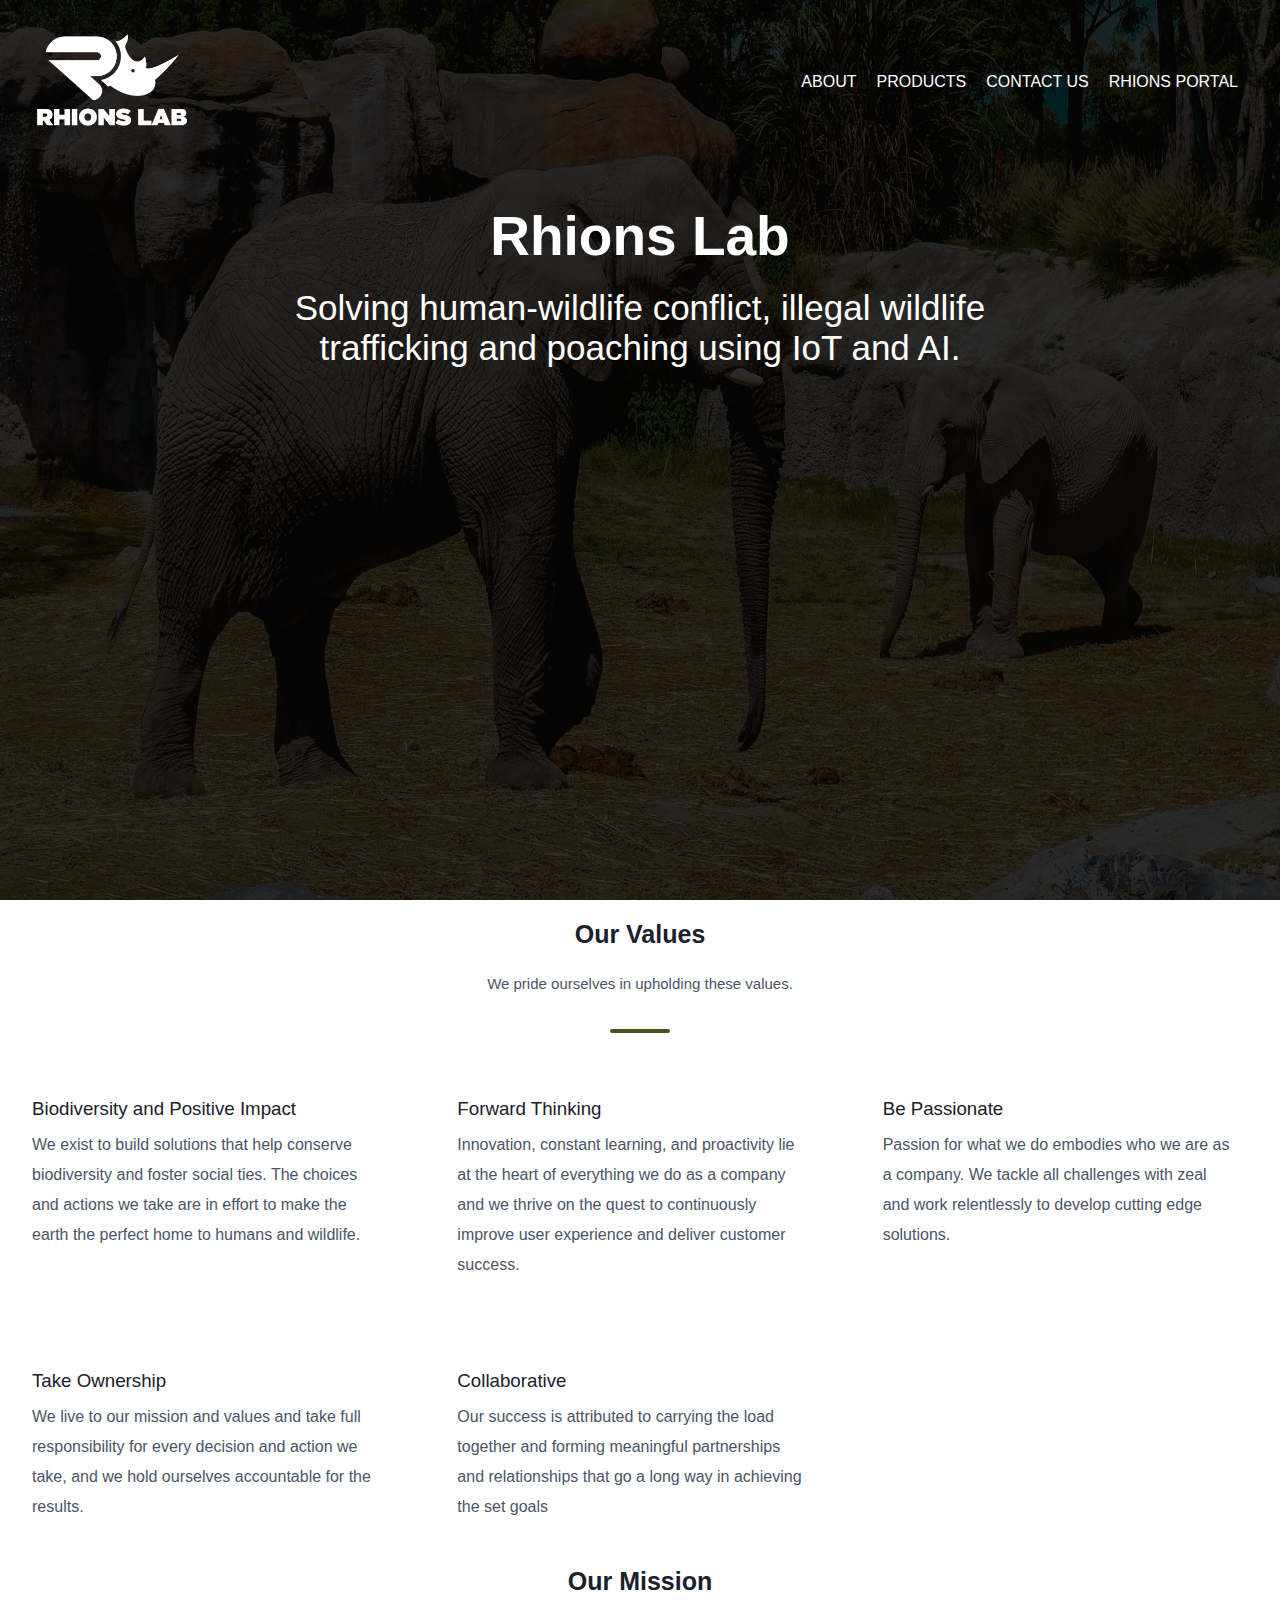
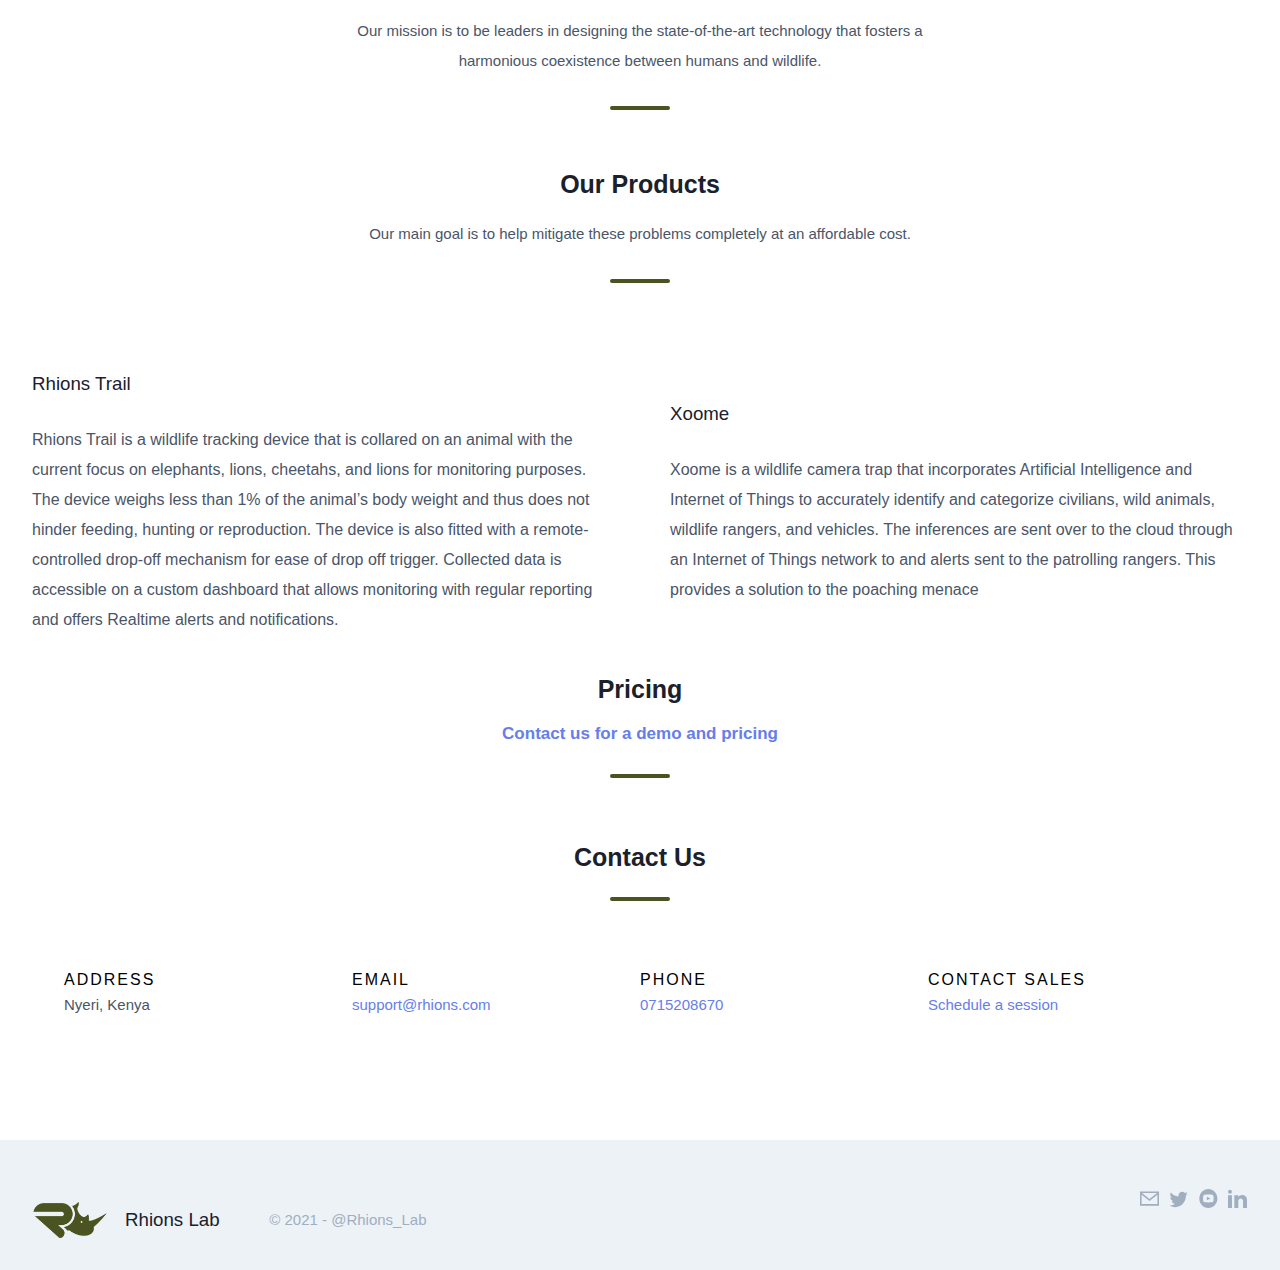
<file: index.html>
<!DOCTYPE html>
<html lang="en">
<head>
    <meta charset="UTF-8">
    <meta http-equiv="X-UA-Compatible" content="IE=edge">
    <meta name="viewport" content="width=device-width, initial-scale=1.0">
    <link rel="stylesheet" href="css/style.css">
    <title>Rhions Lab</title>
</head>
<body>
    <div class="wrapper">
        <header>
            <nav>
                <div class="logo">
                    <img src="images/rhionslab_white_logo.png" alt="" width="160px">
                </div>
                <div class="links">
                    <a href="#about">about</a>
                    <a href="#products">products</a>
                    <a href="#contacts">contact us</a>
                    <a href="login.html">rhions portal</a>
                </div>
                <div class="icons">
                    <img src="images/icon-hamburger.svg" alt="" class="ham">
                    <img src="images/icon-close.svg" alt="" class="close">
                </div>
            </nav>
            <div class="mobile">
                <a href="">about</a>
                <a href="">products</a>
                <a href="">contact us</a>
                <a href="">rhions portal</a>
            </div>
            <div class="text">
                <h1>Rhions Lab</h1>
                <p>
                    Solving human-wildlife conflict, illegal wildlife trafficking and poaching using IoT and AI.
                </p>
            </div>
        </header>
        <main>
            <div class="our-values">
                <h2>Our Values</h2>
                <span>
                    We pride ourselves in upholding these values.
                </span>
                <div class="line"></div>
                <div class="values">
                    <div>
                        <h3>Biodiversity and Positive Impact</h3>
                        <p>
                            We exist to build solutions that help conserve biodiversity and foster social ties. The choices and actions we take are in effort to make the earth the perfect home to humans and wildlife.
                        </p>
                    </div>
                    <div>
                        <h3>Forward Thinking</h3>
                        <p>
                            Innovation, constant learning, and proactivity lie at the heart of everything we do as a company and we thrive on the quest to continuously improve user experience and deliver customer success.
                        </p>
                    </div>
                    <div>
                        <h3>Be Passionate</h3>
                        <p>
                            Passion for what we do embodies who we are as a company. We tackle all challenges with zeal and work relentlessly to develop cutting edge solutions.
                        </p>
                    </div>
                    <div>
                        <h3>Take Ownership</h3>
                        <p>
                            We live to our mission and values and take full responsibility for every decision and action we take, and we hold ourselves accountable for the results.
                        </p>
                    </div>
                    <div>
                        <h3>Collaborative</h3>
                        <p>
                            Our success is attributed to carrying the load together and forming meaningful partnerships and relationships that go a long way in achieving the set goals
                        </p>
                    </div>
                </div>
            </div>
            <div class="mission">
                <h2>Our Mission</h2>
                <span>
                    Our mission is to be leaders in designing the state-of-the-art technology that fosters a harmonious coexistence between humans and wildlife.
                </span>
                <div class="line"></div>
            </div>
            <div class="our-products">
                <h2>Our Products</h2>
                <span>Our main goal is to help mitigate these problems completely at an affordable cost.</span>
                <div class="line"></div>
            </div>
            <div class="products">
                <div>
                    <h3>Rhions Trail</h3>
                    <p>
                        Rhions Trail is a wildlife tracking device that is collared on an animal with the current focus on elephants, lions, cheetahs, and lions for monitoring purposes. The device weighs less than 1% of the animal’s body weight and thus does not hinder feeding, hunting or reproduction. The device is also fitted with a remote-controlled drop-off mechanism for ease of drop off trigger. Collected data is accessible on a custom dashboard that allows monitoring with regular reporting and offers Realtime alerts and notifications.
                    </p>
                </div>
                <div>
                    <h3>Xoome</h3>
                    <p>
                        Xoome is a wildlife camera trap that incorporates Artificial Intelligence and Internet of Things to accurately identify and categorize civilians, wild animals, wildlife rangers, and vehicles. The inferences are sent over to the cloud through an Internet of Things network to and alerts sent to the patrolling rangers. This provides a solution to the poaching menace
                    </p>
                </div>
            </div>
            <div class="pricing">
                <h2>Pricing</h2>
                <a href="">Contact us for a demo and pricing</a>
                <div class="line"></div>
            </div>
            <div class="contacts">
                <h2>Contact Us</h2>
                <div class="line"></div>
                <div id="contacts"> 
                    <div class="address">
                        <h4>address</h4>
                        <small>Nyeri, Kenya</small>
                    </div>
                    <div class="email">
                        <h4>email</h4>
                        <a href="">support@rhions.com</a>
                    </div>
                    <div class="phone">
                        <h4>phone</h4>
                        <a href="">0715208670</a>
                    </div>
                    <div class="sales">
                        <h4>contact sales</h4>
                        <a href="https://outlook.office365.com/owa/calendar/RhionsLabLimited@rhions.com/bookings/">Schedule a session</a>
                    </div>
                </div>
            </div>
        </main>
        <footer>
            <div class="footer-top">
                <div class="footer-logo">
                    <img src="images/rhionslab_logomark.png" alt="" width="80px">
                    <h3>Rhions Lab</h3>
                </div>
                <span class="copy">
                    &copy 2021 - @Rhions_Lab
                </span>
            </div>
            <div class="socials">
                <img src="images/iconmonstr-email-4.svg" alt="" width="25px">
                <img src="images/icon-twitter.svg" alt="" width="25px">
                <img src="images/icon-youtube.svg" alt="" width="25px">
                <img src="images/iconmonstr-linkedin-1.svg" alt="" width="25px">
            </div>
        </footer>
    </div>
    <script src="./app.js"></script>
</body>
</html>
</file>
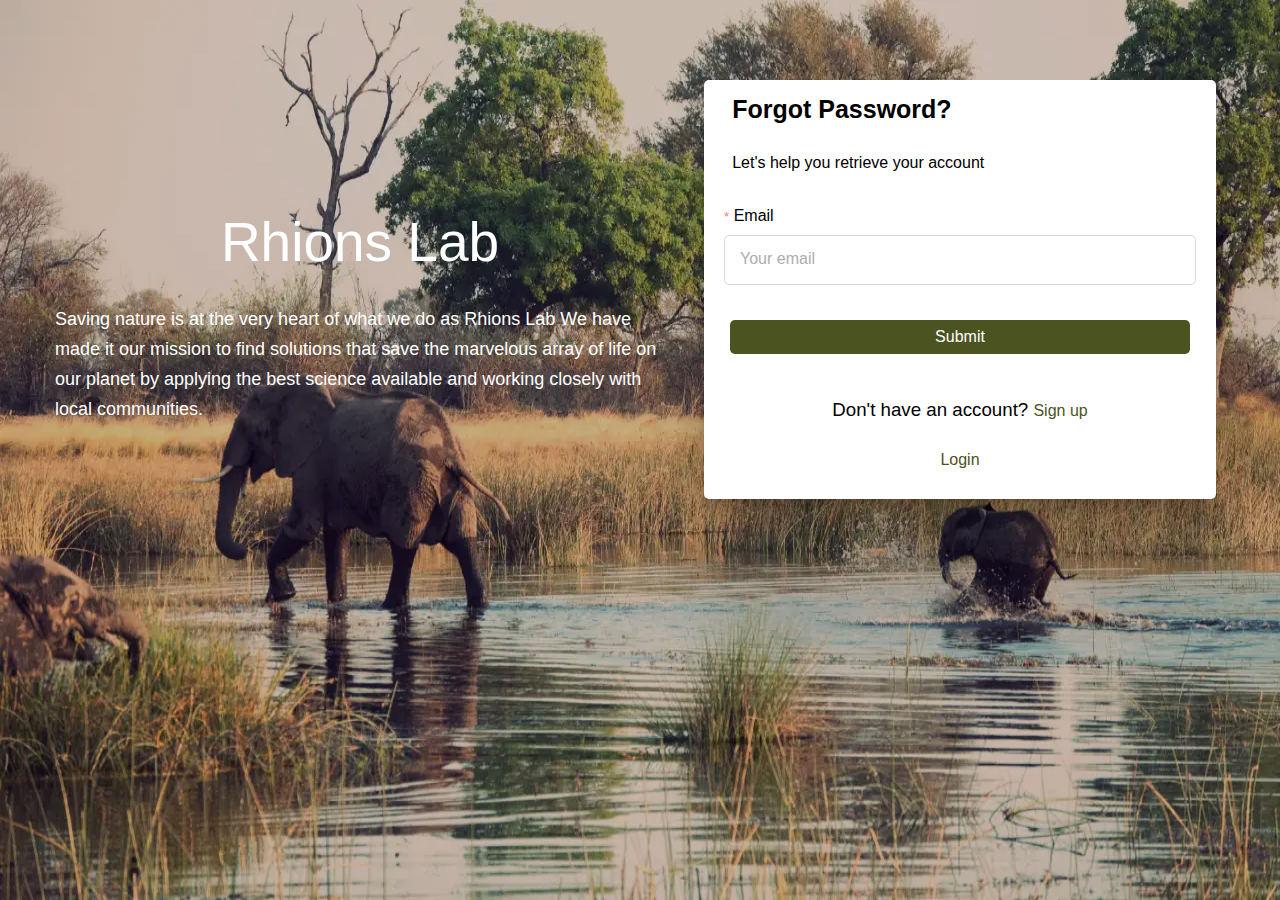
<file: forget.html>
<!DOCTYPE html>
<html lang="en">
<head>
    <meta charset="UTF-8">
    <meta http-equiv="X-UA-Compatible" content="IE=edge">
    <meta name="viewport" content="width=device-width, initial-scale=1.0">
    <link rel="stylesheet" href="css/forget.css">
    <title>Document</title>
</head>
<body>
    <div class="wrapper">
        <div class="text">
            <h1>Rhions Lab</h1>
            <p>
                Saving nature is at the very heart of what we do as Rhions Lab We have made it our mission to find solutions that save the marvelous array of life on our planet by applying the best science available and working closely with local communities.
            </p>
        </div>
        <form>
            <h2>Forgot Password?</h2>
            <h4>Let's help you retrieve your account</h4>
            <div class="input">
                <label for="email"><small>*</small> Email</label>
                <input type="text" id="email" placeholder="Your email">
                <span class="error-msg"></span>
            </div>
            <button>Submit</button>
            <h3>Don't have an account? <a href="signup.html">Sign up</a></h3>
            <a href="login.html">Login</a>
        </form>
    </div>
</body>
</html>
</file>
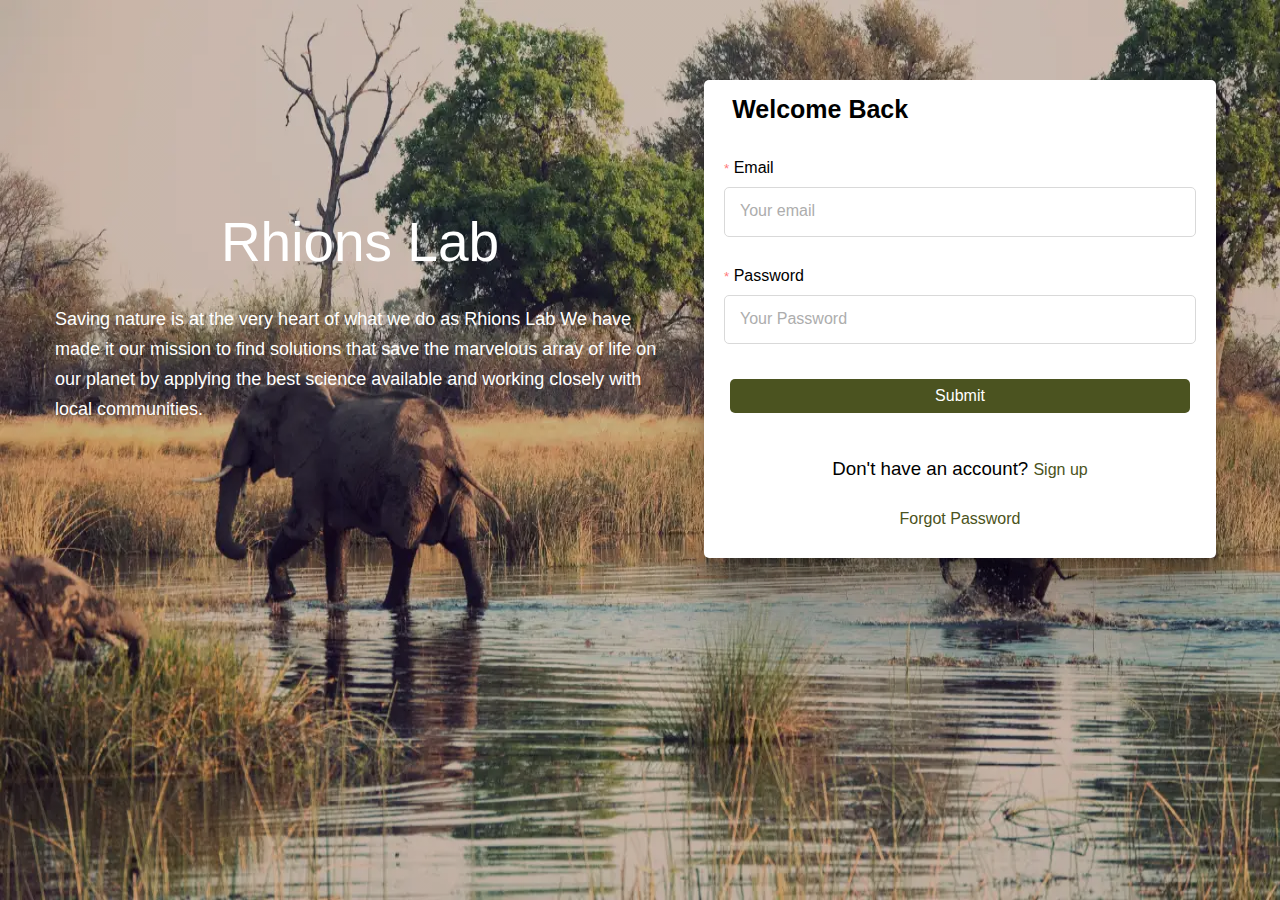
<file: login.html>
<!DOCTYPE html>
<html lang="en">
<head>
    <meta charset="UTF-8">
    <meta http-equiv="X-UA-Compatible" content="IE=edge">
    <meta name="viewport" content="width=device-width, initial-scale=1.0">
    <link rel="stylesheet" href="css/login.css">
    <title>Rhions Lab</title>
</head>
<body>
    <div class="wrapper">
        <div class="text">
            <h1>Rhions Lab</h1>
            <p>
                Saving nature is at the very heart of what we do as Rhions Lab We have made it our mission to find solutions that save the marvelous array of life on our planet by applying the best science available and working closely with local communities.
            </p>
        </div>
        <form>
            <h2>Welcome Back</h2>
            <div class="input">
                <label for="email"><small>*</small> Email</label>
                <input type="text" id="email" placeholder="Your email">
                <span class="error-msg"></span>
            </div>
            <div class="input">
                <label for="password"><small>*</small> Password</label>
                <input type="password" id="password" placeholder="Your Password">
                <span class="error-msg"></span>
            </div>
            <button>Submit</button>
            <h3>Don't have an account? <a href="signup.html">Sign up</a></h3>
            <a href="forget.html">Forgot Password</a>
        </form>
    </div>
</body>
</html>
</file>
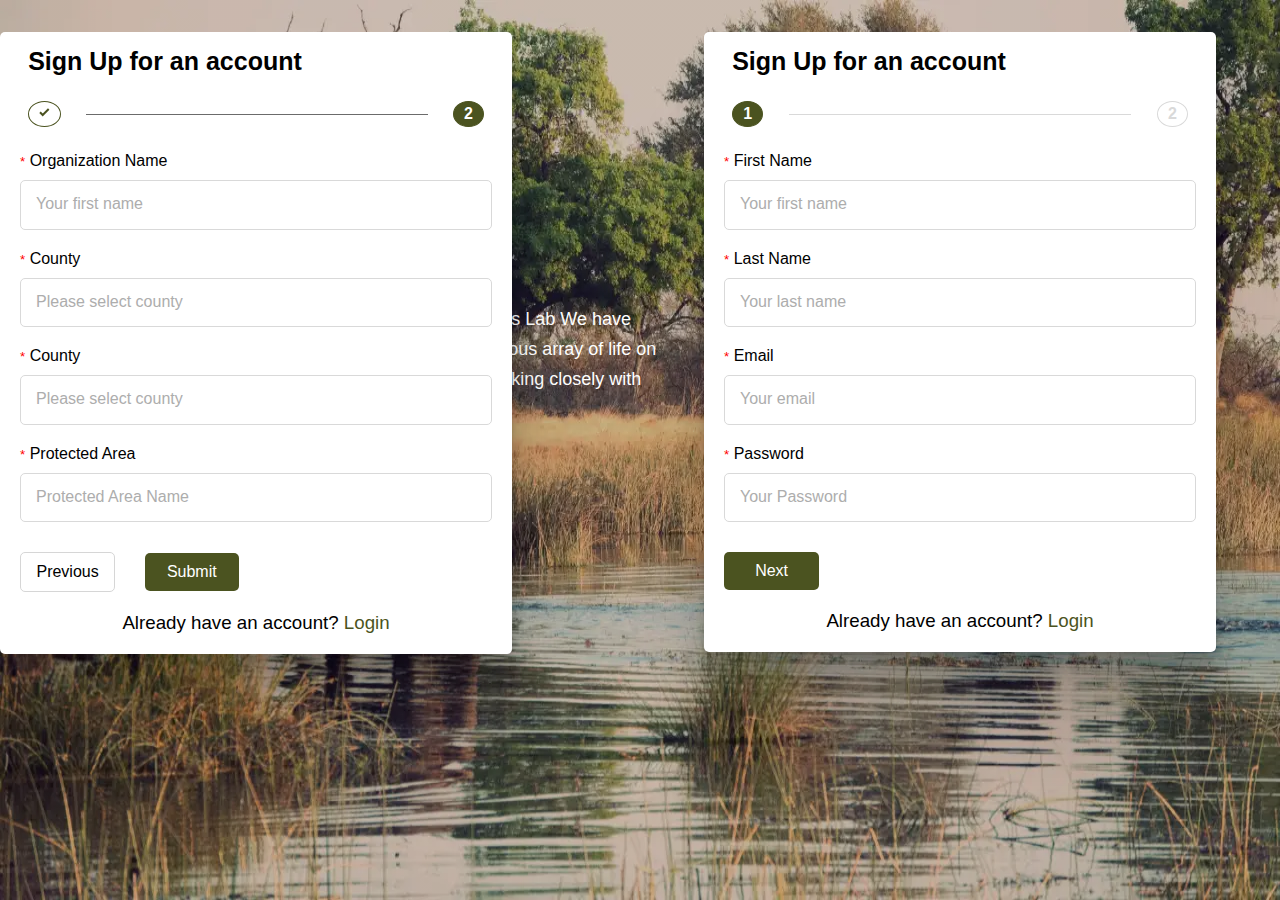
<file: signup.html>
<!DOCTYPE html>
<html lang="en">
<head>
    <meta charset="UTF-8">
    <meta http-equiv="X-UA-Compatible" content="IE=edge">
    <meta name="viewport" content="width=device-width, initial-scale=1.0">
    <link rel="stylesheet" href="css/signup.css">
    <title>Document</title>
</head>
<body>
    <div class="wrapper">
        <div class="text">
            <h1>Rhions Lab</h1>
            <p>
                Saving nature is at the very heart of what we do as Rhions Lab We have made it our mission to find solutions that save the marvelous array of life on our planet by applying the best science available and working closely with local communities.
            </p>
        </div>
        <form class="form-1">
            <h2>Sign Up for an account</h2>
            <div class="numbers">
                <div class="one">1</div>
                <div class="line"></div>
                <div class="two">2</div>
            </div>
            <div class="input">
                <label for="first-name"><small>*</small> First Name</label>
                <input type="text" id="first-name" placeholder="Your first name">
                <span class="error-msg"></span>
            </div>
            <div class="input">
                <label for="last-name"><small>*</small> Last Name</label>
                <input type="text" id="last-name" placeholder="Your last name">
                <span class="error-msg"></span>
            </div>
            <div class="input">
                <label for="email"><small>*</small> Email</label>
                <input type="text" id="email" placeholder="Your email">
                <span class="error-msg"></span>
            </div>
            <div class="input">
                <label for="password"><small>*</small> Password</label>
                <input type="password" id="password" placeholder="Your Password">
                <span class="error-msg"></span>
            </div>
            <div class="btns">
                <button id="next">Next</button>
            </div>
            <h3>Already have an account? <a href="login.html">Login</a></h3>
        </form>
        <!-- form 2 -->
        <form class="form-2">
            <h2>Sign Up for an account</h2>
            <div class="numbers">
                <div class="one-1">
                    <img src="images/icon-check.svg" alt="">
                </div>
                <div class="line-2"></div>
                <div class="two-2">2</div>
            </div>
            <div class="input">
                <label for="first-name"><small>*</small> Organization Name</label>
                <input type="text" id="first-name" placeholder="Your first name">
                <span class="error-msg"></span>
            </div>
            <div class="input">
                <label for="county"><small>*</small> County</label>
                <input type="text" id="county" placeholder="Please select county">
                <span class="error-msg"></span>
            </div>
            <div class="input">
                <label for="county"><small>*</small> County</label>
                <input type="text" id="county" placeholder="Please select county">
                <span class="error-msg"></span>
            </div>
            <div class="input">
                <label for="protected-area"><small>*</small> Protected Area</label>
                <input type="text" id="protected-area" placeholder="Protected Area Name">
                <span class="error-msg"></span>
            </div>
            <div class="btns">
                <button id="previous">Previous</button>
                <button id="submit">Submit</button>
                
            </div>
            <h3>Already have an account? <a href="login.html">Login</a></h3>
        </form>
    </div>
</body>
</html>
</file>
<file: css/style.css>
*{
    box-sizing: border-box;
    margin: 0;
    padding: 0;
}
body{
    font-family: 'Segoe UI',sans-serif;
}
.wrapper{
    display: flex;
    align-items: center;
    flex-direction: column;
    justify-content: center;
    min-height: 100vh;
    width: 100%;
}
h2{
    font-size: 25px;
    font-weight: 600;
    color:rgb(26,32,44);
}
h1{
    font-size: 55px;
    font-weight: 700;
    color: #fff;
}
header{
    background: linear-gradient(rgba(0,0,0,0.8),rgba(0,0,0,0.8)),url('/images/rhions-lab.jpg');
    background-repeat: no-repeat;
    background-size: 200% 115%;
    background-position: -200px 0px;
    display: flex;
    align-items: center;
    flex-direction: column;
    width:100%;
    height: 100vh;
}
nav{
    display: flex;
    align-items: center;
    justify-content: space-between;
    width: 90%;
}
.mobile{
    background: rgb(208, 210, 212);
    display: flex;
    align-items: center;
    flex-direction: column;
    width: 75%;
    padding: 10px 0;
    border-radius: 10px;
    opacity: 0.9;
    position: absolute;
    top: 13rem;
    transform: translateY(-220%);
    transition: transform 0.2s;  
}

.showMenu{
transform: translateY(0);
}

.mobile a{
    text-decoration: none;
    color: rgb(29, 29, 29);
    text-transform: uppercase;
    padding: 12px 0;
    width: 60%;
    text-align: center;
}
.mobile a:hover{
    border: 2px solid rgba(26,32,44,1);
}

.links{
    display: none;
}
.close{
    display: none;
}
.text{
    text-align: center;
    margin-top: 40px;
    width: 90%;
}
.text p{
    font-size: 25px;
    letter-spacing: 0px;
    color: #fff;
    padding: 20px 0;
    margin: 0;
}
main{
    display: flex;
    align-items: center;
    flex-direction: column;
    justify-content: center;
    padding: 20px 0;
    width: 100%;
}
.our-values{
    display: flex;
    align-items: center;
    flex-direction: column;
    width: 75%;
}
span{
    font-size: 15px;
    padding: 20px 0;
    color:rgb(74,85,104);
}
.line{
    width: 60px;
    height: 4px;
    background:  rgb(75,83,32);
    border-radius: 20px;
    margin: 10px 0;
}
.values{
    padding: 20px 0;
}
.values div{
    padding: 25px 0;
}
h3{
    padding: 10px 0;
    color:rgba(26,32,44,1);
    font-weight: 450;
}
.values div p{
    color: rgba(74,85,104,1);
}

.mission{
    display: flex;
    align-items: center;
    flex-direction: column;
    text-align: center;
    width: 90%;
}
.our-products{
    display: flex;
    align-items: center;
    flex-direction: column;
    width: 90%;
    text-align: center;
    padding: 50px 0;
}
.products{
    display: flex;
    align-items: center;
    flex-direction: column;
    width: 75%;
}
.products div{
    padding: 20px 0;
}
.products div p{
    color: rgb(74,85,104);
    padding: 20px 0;
    line-height: 27px;
}
.pricing{
    display: flex;
    align-items: center;
    flex-direction: column;
    text-align: center;
}
.pricing a{
    padding: 20px 0;
    text-decoration: none;
    color:rgb(102,126,234);
    font-weight: 600;
    font-size: 17px;
}
.contacts{
    display: flex;
    align-items: center;
    flex-direction: column;
    text-align: center;
    padding: 40px 0;
    width: 90%;
}
.contacts h2{
    padding: 15px 0;
}
#contacts{
    display: grid;
    grid-template-columns: repeat(2,1fr);
    width: 90%;
    padding: 40px 0;
}
#contacts div{
    display: flex;
    align-items: flex-start;
    flex-direction: column;
    margin: 20px 0;
}
h4{
    font-size: 16px;
    font-weight: 400;
    text-transform: uppercase;
    letter-spacing: 2px;
}
small{
    font-size: 15px;
    font-weight: 500;
    color: rgb(74,85,104);
    padding: 7px 0;
}
#contacts div a{
    text-decoration: none;
    color:rgb(102,126,234);
    font-weight: 500;
    font-size: 15px;
    padding: 7px 0;
}
footer{
    opacity: 1;
    background:rgba(237,242,247,1);
    width: 100%;
    display: flex;
    flex-direction: column;
    align-items: center;
}
.footer-top{
    display: flex;
    align-items: center;
    flex-direction: column;
    margin-top: 40px;
    margin-bottom: 10px;
}
.footer-logo{
    display: flex;
    align-items: center;
}
.footer-logo h3{
    margin-left: 15px;
}
.copy{
    opacity: 1;
    color: rgba(160,174,192,1);
}
.socials{
    padding: 15px 0;
    margin-bottom: 10px;
}
.socials img{
    padding: 0 3px 
}
#email{
    fill: rgba(160,174,192,1);
}

/* desktop view */
@media (min-width:768px){
    span{
        line-height: 30px;
    }
    .icons{
        display: none;
    }
 
    header{
        background: linear-gradient(rgba(0,0,0,0.8),rgba(0,0,0,0.8)),url('/images/rhions-lab.jpg');
        background-size: 100% 100%;
        width: 100%;
    }
    nav{
        width: 95%;
    }
    .links{
        display: flex;
    }
    .links a{
        text-decoration: none;
        text-transform: uppercase;
        color: #fff;
        padding: 0 10px;
    }
    .text{
        text-align: center;
        width: 55%;
    }
    .text p{
        text-align: center;
        font-size: 35px;
    }
    .our-values{
        width: 100%;
    }
    .values{
        display: grid;
        grid-template-columns: repeat(3,1fr);
        row-gap:30px;
        column-gap: 60px;
        width: 95%;
       
    }
    .values div{
        width: 95%;
    }
    .values div p{
        line-height: 30px;
    }
    .mission{
        width: 50%;
    }
    .our-products{
        width: 100%;
    }
    .our-products span{
        width: 43%;
    }
    .products{
        width: 95%;
        display: grid;
        grid-template-columns: repeat(2,1fr);
        grid-gap: 60px;
    }
    .products div p{
        line-height: 30px;
    }
    .contacts{
        width: 100%;
    }
    #contacts{
        display: grid;
        grid-template-columns: repeat(4,1fr);
        background-color: 95%;
    }
    footer{
        display: flex;
        align-items: center;
        flex-direction: row;
        justify-content: space-between;
        padding: 0 30px;
        width: 100%;
    }
    .footer-top{
        display: flex;
        flex-direction: row;
        align-items: center;
        justify-content: space-between;
        width: 32.5%;
    }
}
</file>
<file: css/forget.css>
*{
    box-sizing: border-box;
    margin: 0;
    padding: 0;
}
body{
    font-family: 'Segoe UI',sans-serif;
}

/* global */
a{
    color: #4b5320;
    font-size: 16px;
    padding: 10px 0;
    margin-bottom: 20px;
    text-decoration: none;
}
.wrapper{
    display: flex;
    align-items: center;
    flex-direction: column;
    min-height: 120vh;
    width: 100%;
}
.text{
    background: linear-gradient(rgba(0,0,0,0.2),rgba(0,0,0,0.2)),url('/images/auth-page-bg.webp');
    background-repeat: no-repeat;
    background-size: 100% 100%;
    height: 60vh;
    width: 100%;
}
h1{
    color: #fff;
    font-size: 55px;
    font-weight: 500;
    padding: 30px 0;
    text-align: center;
}
p{
    color: #fff;
    font-size: 18px;
    line-height: 30px;
    text-align: center;
    padding: 0px 15px;
}
form{
    display: flex;
    align-items: center;
    flex-direction: column;
    border-radius: 5px;
    background: #ffffff;
    box-shadow: 0 2.8px 2.2px rgba(0, 0, 0, 0.034),
    0 6.7px 5.3px rgba(0, 0, 0, 0.048),
    0 12.5px 10px rgba(0, 0, 0, 0.06),
    0 22.3px 17.9px rgba(0, 0, 0, 0.072),
    0 41.8px 33.4px rgba(0, 0, 0, 0.086),
    0 100px 80px rgba(0, 0, 0, 0.12);
    width: 90%;
    position: absolute;
    top: 23rem;   
}
h2{
    font-size: 25px;
    font-weight: 600;
    padding: 15px 0;
    text-align: left;
    width: 89%; 
}
h4{
    font-weight: 400;
    padding: 15px 0;
    width: 89%;
}

.input{
    display: flex;
    flex-direction: column;
    align-items: flex-start;
    padding: 0 20px;
    margin: 10px 0;
    position: relative;
    width: 100%;
}
.input.error input{
    border: 2px solid hsl(0, 100%, 74%);
    color: hsl(0, 100%, 74%);
}
small{
    color: hsl(0, 100%, 74%);
}
label{
    padding: 10px 0;
    text-align: left;
}
input{
    border: none;
    border: 1px solid #d9d9d9;
    border-radius: 5px;
    padding: 0 15px;
    outline: none;
    height: 5.5vh;
    width: 100%;   
}
input:focus{
    border-color:hsl(249, 10%, 26%);
}
input::placeholder{
    color: #adadad;
    font-size: 16px;   
}
span{
    color: hsl(0, 100%, 74%);
    font-weight: 600;
    font-size: 13px;
    font-style: italic;
    position: absolute; 
    left: 10%;
    top: 110%;
}
h3{
    font-weight: 350;
    padding: 20px;
}
button{
    background: #4b5320;
    border: none;
    border-radius: 5px;
    color: #fff;
    font-size: 16px;
    padding: 8px 0;
    margin: 25px 0;
    width: 90%;    
}


/* desktop view */
@media (min-width:768px){
    .wrapper{
        background: linear-gradient(rgba(0,0,0,0.2),rgba(0,0,0,0.2)),url('/images/auth-page-bg.webp');
        background-repeat: no-repeat;
        background-size: 100% 100%;
        display: grid;
        grid-template-columns: repeat(2,1fr);
        min-height: 100vh;
        width: 100%;
        position: relative;
    }
    .text{
        background: none;
        margin-left: 40px;
    }
    p{
        text-align: left;
    }
    form{
        position: absolute;
        left: 55%;
        top: 5rem;
        width: 40%;
    }
    
}
</file>
<file: css/login.css>
*{
    box-sizing: border-box;
    margin: 0;
    padding: 0;
}
body{
    font-family: 'Segoe UI',sans-serif;
}

/* global */

a{
    color: #4b5320;
    font-size: 16px;
    padding: 10px 0;
    margin-bottom: 20px;
    text-decoration: none;
}
.wrapper{
    display: flex;
    align-items: center;
    flex-direction: column;
    min-height: 120vh;
    width: 100%;
}
.text{
    background: linear-gradient(rgba(0,0,0,0.2),rgba(0,0,0,0.2)),url('/images/auth-page-bg.webp');
    background-repeat: no-repeat;
    background-size: 100% 100%;
    height: 60vh;
    width: 100%;
}
h1{
    color: #fff;
    font-size: 55px;
    font-weight: 500;
    padding: 30px 0;
    text-align: center;
}
p{
    color: #fff;
    font-size: 18px;
    line-height: 30px;
    padding: 0px 15px;
    text-align: center; 
}
form{
    display: flex;
    align-items: center;
    flex-direction: column;
    background: #ffffff;
    border-radius: 5px;
    box-shadow: 0 2.8px 2.2px rgba(0, 0, 0, 0.034),
    0 6.7px 5.3px rgba(0, 0, 0, 0.048),
    0 12.5px 10px rgba(0, 0, 0, 0.06),
    0 22.3px 17.9px rgba(0, 0, 0, 0.072),
    0 41.8px 33.4px rgba(0, 0, 0, 0.086),
    0 100px 80px rgba(0, 0, 0, 0.12);
    position: absolute;
    top: 23rem;   
    width: 90%;
}
h2{
    font-size: 25px;
    font-weight: 600;
    padding: 15px 0;
    text-align: left;
    width: 89%; 
}
.input{
    display: flex;
    flex-direction: column;
    align-items: flex-start;
    padding: 0 20px;
    margin: 10px 0;
    position: relative;
    width: 100%;  
}
.input.error input{
    color: hsl(0, 100%, 74%);
    border: 2px solid hsl(0, 100%, 74%);
    
}
small{
    color: hsl(0, 100%, 74%);
}
label{
    padding: 10px 0;
    text-align: left; 
}
input{
    border: none;
    border: 1px solid #d9d9d9;
    border-radius: 5px;
    padding: 0 15px;
    outline: none;
    height: 5.5vh;
    width: 100%;
   
    
}
input:focus{
    border-color:hsl(249, 10%, 26%);
}
input::placeholder{
    color: #adadad;
    font-size: 16px;
    
}
span{
    color: hsl(0, 100%, 74%);
    font-weight: 600;
    font-size: 13px;
    font-style: italic;
    position: absolute;
    left: 10%;
    top: 110%;
    
}
h3{
    font-weight: 350;
    padding: 20px;
    
}
button{
    background: #4b5320;
    border: none;
    border-radius: 5px;
    color: #fff;
    font-size: 16px;
    padding: 8px 0;
    margin: 25px 0;
    width: 90%;  
}

/* desktop view */
@media (min-width:768px){
    .wrapper{
        background: linear-gradient(rgba(0,0,0,0.2),rgba(0,0,0,0.2)),url('/images/auth-page-bg.webp');
        background-repeat: no-repeat;
        background-size: 100% 100%;
        display: grid;
        grid-template-columns: repeat(2,1fr);
        min-height: 100vh;
        width: 100%;
        position: relative;
    }
    .text{
        background: none;
        margin-left: 40px;   
    }
    p{
        text-align: left;
    }
    form{
        position: absolute;
        left: 55%;
        top: 5rem;
        width: 40%;
    }
}
</file>
<file: css/signup.css>
*{
    box-sizing: border-box;
    margin: 0;
    padding: 0;
}
body{
    font-family: 'Segoe UI',sans-serif;
}
a{
    text-decoration: none;
    color: #4b5320;
    padding: 10px 0;
    margin-bottom: 20px;
}
.wrapper{
    display: flex;
    align-items: center;
    flex-direction: column;
    width: 100%;
    min-height: 120vh;
}
.text{
    background: linear-gradient(rgba(0,0,0,0.2),rgba(0,0,0,0.2)),url('/images/auth-page-bg.webp');
    background-repeat: no-repeat;
    background-size: 100% 100%;
    width: 100%;
    height: 60vh;
    opacity: 1;
}
h1{
    font-size: 55px;
    font-weight: 500;
    padding: 30px 0;
    color: #fff;
    text-align: center;
}
p{
    font-size: 18px;
    color: #fff;
    text-align: center;
    padding: 0px 15px;
    line-height: 30px;
}
.form-1,.form-2{
    display: flex;
    flex-direction: column;
    align-items: center;
    width: 90%;
    border-radius: 5px;
    background: #ffffff;
    box-shadow: 0 2.8px 2.2px rgba(0, 0, 0, 0.034),
    0 6.7px 5.3px rgba(0, 0, 0, 0.048),
    0 12.5px 10px rgba(0, 0, 0, 0.06),
    0 22.3px 17.9px rgba(0, 0, 0, 0.072),
    0 41.8px 33.4px rgba(0, 0, 0, 0.086),
    0 100px 80px rgba(0, 0, 0, 0.12);
    position: absolute;
    top: 23rem;   
}
h2{
    text-align: left;
    width: 89%;
    padding: 15px 0;
    font-size: 25px;
    font-weight: 600;
}
.numbers{
    display: flex;
    align-items: center;
    justify-content: space-between;
    margin: 10px 0;
    width: 89%;
}
.one{
    color: #fff;
    text-align: left;
    font-size: 16px;
    font-weight: 600;
    border: 1px solid #4b5320;
    outline: none;
    border-radius: 50%;
    padding: 3px 10px;
    background: #4b5320;

}
.one-1{

    text-align: left;
    font-size: 16px;
    font-weight: 600;
    border: 1px solid #4b5320;
    outline: none;
    border-radius: 50%;
    padding: 3px 10px;
}
.line{
    width: 75%;
    height: 1px;
    background: #d9d9d9;
}
.line-2{
    width: 75%;
    height: 1px;
    background: #6b6b6b;
}

.two{
    text-align: left;
    font-size: 16px;
    font-weight: 600;
    border: 1px solid #d9d9d9;
    outline: none;
    border-radius: 50%;
    padding: 3px 10px;
    color: #d9d9d9;
}
.two-2{
    text-align: left;
    font-size: 16px;
    font-weight: 600;
    border: 1px solid #4b5320;
    outline: none;
    border-radius: 50%;
    padding: 3px 10px;
    color: #fff;
    background: #4b5320;
}
.input{
    display: flex;
    flex-direction: column;
    align-items: flex-start;
    width: 100%;
    padding: 0 20px;
    margin: 5px 0;
    position: relative;
}
.input.error input{
    border: 2px solid hsl(0, 100%, 74%);
    color: hsl(0, 100%, 74%);
}
small{
    color: red;
}
label{
    text-align: left;
    padding: 10px 0;
}
input{
    width: 100%;
    height: 5.5vh;
    outline: none;
    border: none;
    border: 1px solid #d9d9d9;
    border-radius: 5px;
    padding: 0 15px;
}
input:focus{
    border-color:hsl(249, 10%, 26%);
    border-radius: 5px;
    box-shadow: 0 2.8px 2.2px rgba(0, 0, 0, 0.034),
    0 6.7px 5.3px rgba(0, 0, 0, 0.048),
    0 12.5px 10px rgba(0, 0, 0, 0.06),
    0 22.3px 17.9px rgba(0, 0, 0, 0.072),
    0 41.8px 33.4px rgba(0, 0, 0, 0.086),
    0 100px 80px rgba(0, 0, 0, 0.12);
}
input::placeholder{
    font-size: 16px;
    color: #adadad;
}
input:hover{
    border-color:hsl(249, 10%, 26%);
}
span{
    position: absolute;
    font-size: 10px; 
    color: hsl(0, 100%, 74%);
    font-weight: 600;
    font-size: 13px;
    font-style: italic;
    left: 10%;
    top: 110%;
    
}
h3{
    padding: 20px;
    font-weight: 350;
    margin-bottom: 20px ;
}
.btns{
    display: flex;
    align-items: center;
    width: 92%;
}
#next{
    width: 20%;
}
#previous{
    background: #fff;
    border: 1px solid #d6d6d6;
    color: #000;
    width: 20%;
}
#previous:hover{
    background: #fff;
    border: 1px solid #4b5320;
    color: #4b5320;
    width: 20%;
}
#submit{
    margin-left: 30px;
    width: 20%;
}
button{
    padding: 10px 0;
    margin: 25px 0;
    background: #4b5320;
    border: none;
    border-radius: 5px;
    color: #fff;
    font-size: 16px;
}
button:hover{
    cursor: pointer;
}


/* desktop view */
@media (min-width:768px){
    .wrapper{
        background: linear-gradient(rgba(0,0,0,0.2),rgba(0,0,0,0.2)),url('/images/auth-page-bg.webp');
        background-repeat: no-repeat;
        background-size: 100% 100%;
        display: grid;
        grid-template-columns: repeat(2,1fr);
        min-height: 100vh;
        width: 100%;
        position: relative;
    }
    .text{
        background: none;
        margin-left: 40px;   
    }
    p{
        text-align: left;
    }
    .form-1{
        position: absolute;
        left: 55%;
        top: 2rem;
        width: 40%;
    }
    .form-2{
        position: absolute;
        left: 0%;
        top: 2rem;
        width: 40%;
    }
    button{
        margin-bottom: 0;
        /* margin-right: 390px; */
        width: 15%;
    }
    h3{
        margin-bottom: 0;
    }
}
</file>
